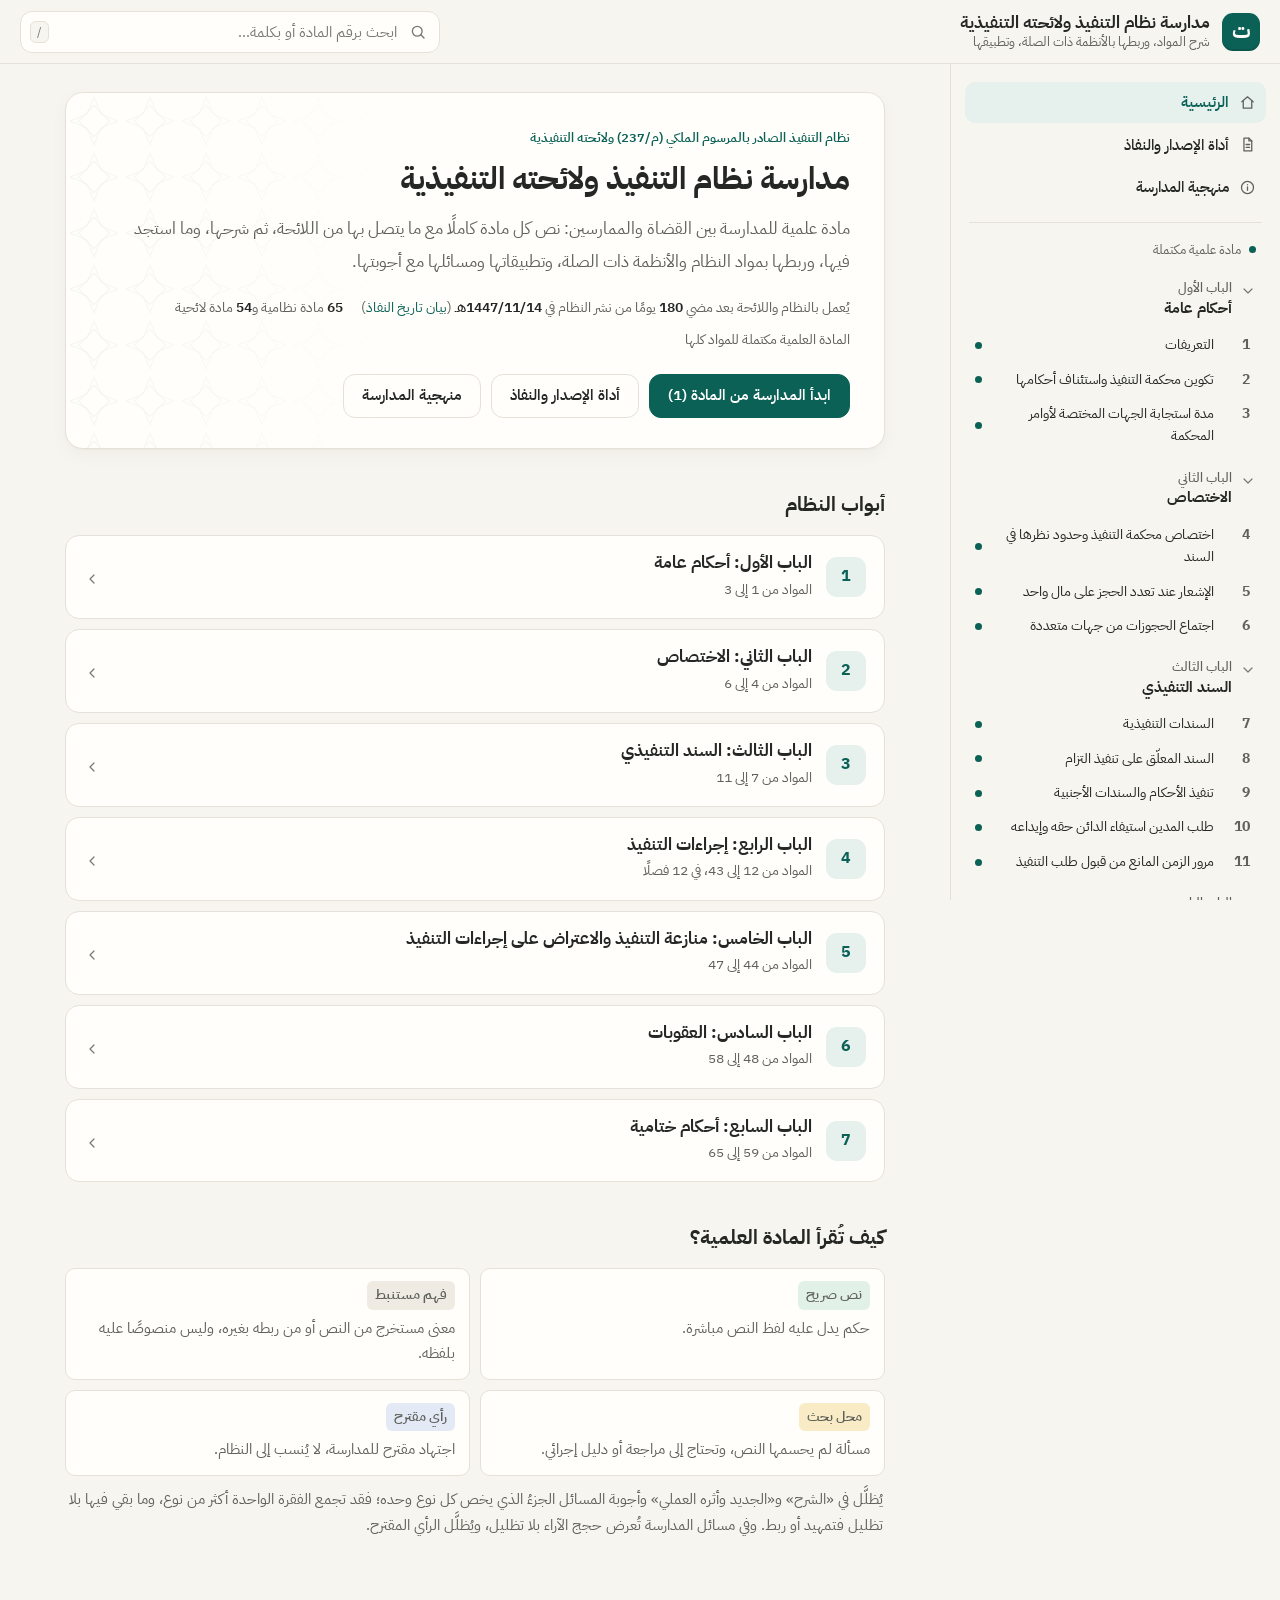
<file: index.html>
<!doctype html>
<html lang="ar" dir="rtl">
<head>
<meta charset="utf-8">
<meta name="viewport" content="width=device-width, initial-scale=1, viewport-fit=cover">
<title>مدارسة نظام التنفيذ ولائحته التنفيذية</title>
<meta name="description" content="مدارسة نظام التنفيذ الصادر بالمرسوم الملكي (م/237) ولائحته التنفيذية: نصوص المواد، وشرحها، وربطها بالأنظمة ذات الصلة، وتطبيقاتها ومسائلها.">
<meta name="theme-color" content="#F7F5EF">
<link rel="icon" href="data:image/svg+xml,%3Csvg xmlns='http://www.w3.org/2000/svg' viewBox='0 0 64 64'%3E%3Crect width='64' height='64' rx='15' fill='%230B6155'/%3E%3Ctext x='32' y='45' font-size='34' text-anchor='middle' fill='%23FFFEFA' font-family='sans-serif' font-weight='700'%3E%D8%AA%3C/text%3E%3C/svg%3E">
<link rel="preload" href="assets/fonts/IBMPlexSansArabic-Regular.woff2" as="font" type="font/woff2" crossorigin>
<link rel="preload" href="assets/fonts/IBMPlexSansArabic-Bold.woff2" as="font" type="font/woff2" crossorigin>
<link rel="stylesheet" href="assets/site.css?v=8">
</head>
<body>
<a class="skip" href="#main">تجاوز إلى المحتوى</a>

<header class="topbar" role="banner">
  <button class="icon-btn menu-btn" id="menuBtn" aria-label="فتح الفهرس" aria-controls="sidebar" aria-expanded="false">
    <svg viewBox="0 0 24 24" fill="none" stroke="currentColor" stroke-width="1.8" stroke-linecap="round"><path d="M4 7h16M4 12h16M4 17h10"/></svg>
  </button>
  <a class="brand" href="#/" aria-label="الصفحة الرئيسية">
    <span class="brand-mark" aria-hidden="true">ت</span>
    <span class="brand-text">
      <span class="brand-title"><span class="bt-long">مدارسة نظام التنفيذ ولائحته التنفيذية</span><span class="bt-short">مدارسة نظام التنفيذ</span></span>
      <span class="brand-sub">شرح المواد، وربطها بالأنظمة ذات الصلة، وتطبيقها</span>
    </span>
  </a>
  <span class="spacer"></span>
  <div class="search-wrap" id="searchWrap" role="search">
    <svg class="search-ico" viewBox="0 0 24 24" fill="none" stroke="currentColor" stroke-width="1.8" stroke-linecap="round"><circle cx="11" cy="11" r="6.5"/><path d="M20 20l-4.2-4.2"/></svg>
    <input id="searchInput" class="search-input" type="search" placeholder="ابحث برقم المادة أو بكلمة…" autocomplete="off" aria-label="البحث في المواد والشروح" aria-controls="results" aria-expanded="false">
    <button class="search-clear" id="searchClear" type="button" aria-label="مسح البحث"><svg viewBox="0 0 24 24" fill="none" stroke="currentColor" stroke-width="1.8" stroke-linecap="round"><path d="M7 7l10 10M17 7L7 17"/></svg></button>
    <span class="kbd" aria-hidden="true">/</span>
    <div class="results" id="results" role="listbox" aria-label="نتائج البحث"></div>
  </div>
  <button class="icon-btn search-mobile-btn" id="searchMobileBtn" aria-label="البحث">
    <svg viewBox="0 0 24 24" fill="none" stroke="currentColor" stroke-width="1.8" stroke-linecap="round"><circle cx="11" cy="11" r="6.5"/><path d="M20 20l-4.2-4.2"/></svg>
  </button>
</header>

<div class="layout">
  <aside class="sidebar" id="sidebar" aria-label="فهرس المواد">
    <div class="drawer-head">
      <b>الفهرس</b>
      <button class="icon-btn" id="closeDrawer" aria-label="إغلاق الفهرس">
        <svg viewBox="0 0 24 24" fill="none" stroke="currentColor" stroke-width="1.8" stroke-linecap="round"><path d="M6 6l12 12M18 6L6 18"/></svg>
      </button>
    </div>
    <nav id="toc" aria-label="أبواب النظام وفصوله ومواده"><div class="loading">يُحمَّل الفهرس…</div></nav>
  </aside>
  <main class="main" id="main" tabindex="-1">
    <div class="page" id="view"><div class="loading">يُحمَّل المحتوى…</div></div>
  </main>
</div>

<div class="overlay" id="overlay"></div>
<button class="backchip" id="backChip" type="button" aria-live="polite">
  <svg viewBox="0 0 24 24" fill="none" stroke="currentColor" stroke-width="1.8" stroke-linecap="round" stroke-linejoin="round"><path d="M9 14l-5-5 5-5"/><path d="M4 9h10.5a5.5 5.5 0 0 1 0 11H11"/></svg>
  <span id="backChipText">العودة</span>
  <span class="x" id="backChipClose" role="button" aria-label="إخفاء">×</span>
</button>
<div class="toast" id="toast" role="status" aria-live="polite"></div>

<noscript><div class="page" style="padding:40px 20px">يحتاج هذا الموقع إلى تفعيل JavaScript في المتصفح لعرض المواد والبحث فيها.</div></noscript>
<script src="assets/app.js?v=8" defer></script>
</body>
</html>
</file>
<file: assets/site.css>
/* مدارسة نظام التنفيذ ولائحته التنفيذية: الهوية البصرية */

@font-face { font-family: "IBM Plex Sans Arabic"; src: url("fonts/IBMPlexSansArabic-Regular.woff2") format("woff2"); font-weight: 400; font-style: normal; font-display: swap; }
@font-face { font-family: "IBM Plex Sans Arabic"; src: url("fonts/IBMPlexSansArabic-Medium.woff2") format("woff2"); font-weight: 500; font-style: normal; font-display: swap; }
@font-face { font-family: "IBM Plex Sans Arabic"; src: url("fonts/IBMPlexSansArabic-SemiBold.woff2") format("woff2"); font-weight: 600; font-style: normal; font-display: swap; }
@font-face { font-family: "IBM Plex Sans Arabic"; src: url("fonts/IBMPlexSansArabic-Bold.woff2") format("woff2"); font-weight: 700; font-style: normal; font-display: swap; }

:root {
  --bg: #F7F5EF;
  --card: #FFFEFA;
  --ink: #242724;
  --mute: #777971;
  --mute-strong: #5F615A;
  --line: #E5E1D8;
  --line-strong: #D3CDBF;
  --acc: #0B6155;
  --acc-hover: #084C43;
  --acc-soft: #E6F0ED;
  --acc-faint: #F1F6F4;
  --reg-bg: #FAF8F1;
  --quote-bg: #F3F1EA;
  --amber: #80600F;
  --amber-soft: #FAF2DD;
  --hl: #FCEFB4;
  --radius: 14px;
  --radius-sm: 10px;
  --shadow: 0 1px 2px rgba(36, 39, 36, .04), 0 6px 18px rgba(36, 39, 36, .035);
  --fs: 19px;
  --lh: 1.9;
  --topbar: 64px;
  --sidebar: 330px;
  --font: "IBM Plex Sans Arabic", "Noto Sans Arabic", "Segoe UI", Tahoma, "Geeza Pro", system-ui, sans-serif;
}

* { box-sizing: border-box; }
html { -webkit-text-size-adjust: 100%; scroll-padding-top: calc(var(--topbar) + 16px); }
html.with-toolbar { scroll-padding-top: calc(var(--topbar) + 72px); }
html, body { margin: 0; padding: 0; }
body {
  font-family: var(--font);
  background: var(--bg);
  color: var(--ink);
  font-size: 16px;
  line-height: 1.7;
  font-weight: 400;
  text-rendering: optimizeLegibility;
  -webkit-font-smoothing: antialiased;
}
::selection { background: var(--hl); }
a { color: var(--acc); text-decoration: none; }
a:hover { color: var(--acc-hover); }
button { font-family: inherit; }
:focus-visible { outline: 2px solid var(--acc); outline-offset: 2px; border-radius: 6px; }
.skip { position: absolute; inset-inline-start: 12px; top: -48px; background: var(--acc); color: #fff; padding: 8px 14px; border-radius: 8px; z-index: 100; }
.skip:focus { top: 10px; color: #fff; }
.sr { position: absolute; width: 1px; height: 1px; overflow: hidden; clip: rect(0 0 0 0); white-space: nowrap; }
.num { unicode-bidi: isolate; }

/* ───── الشريط العلوي ───── */
.topbar {
  position: sticky; top: 0; z-index: 40;
  height: var(--topbar);
  display: flex; align-items: center; gap: 16px;
  padding: 0 20px;
  background: rgba(247, 245, 239, .92);
  backdrop-filter: saturate(1.2) blur(8px);
  -webkit-backdrop-filter: saturate(1.2) blur(8px);
  border-bottom: 1px solid var(--line);
}
.brand { display: flex; align-items: center; gap: 12px; color: var(--ink); min-width: 0; }
.brand:hover { color: var(--ink); }
.brand-mark {
  width: 38px; height: 38px; flex: none; border-radius: 11px;
  background: var(--acc); color: var(--card);
  display: grid; place-items: center;
  font-weight: 700; font-size: 21px; line-height: 1;
  box-shadow: inset 0 -2px 0 rgba(0,0,0,.12);
}
.brand-text { display: flex; flex-direction: column; min-width: 0; }
.brand-title { font-weight: 700; font-size: 17px; line-height: 1.3; white-space: nowrap; overflow: hidden; text-overflow: ellipsis; }
.bt-short { display: none; }
.brand-sub { font-size: 12.5px; color: var(--mute-strong); line-height: 1.3; white-space: nowrap; overflow: hidden; text-overflow: ellipsis; }
.topbar .spacer { flex: 1; }
.icon-btn {
  display: inline-flex; align-items: center; justify-content: center; gap: 8px;
  height: 40px; min-width: 40px; padding: 0 12px;
  border-radius: 10px; border: 1px solid transparent;
  background: transparent; color: var(--ink); cursor: pointer;
  font-size: 14.5px; font-weight: 500;
}
.icon-btn:hover { background: var(--acc-faint); border-color: var(--line); }
.icon-btn svg { width: 20px; height: 20px; flex: none; }
.menu-btn { display: none; }
.search-wrap { position: relative; width: min(420px, 38vw); }
.search-input {
  width: 100%; height: 42px;
  padding: 0 42px 0 40px;
  border-radius: 12px; border: 1px solid var(--line);
  background: var(--card); color: var(--ink);
  font-family: inherit; font-size: 15px;
}
.search-input::placeholder { color: var(--mute); }
.search-input::-webkit-search-cancel-button { -webkit-appearance: none; appearance: none; display: none; }
.search-clear { position: absolute; left: 6px; top: 50%; transform: translateY(-50%); width: 30px; height: 30px; display: none; align-items: center; justify-content: center; border: 0; border-radius: 8px; background: transparent; color: var(--mute-strong); cursor: pointer; padding: 0; }
.search-clear svg { width: 17px; height: 17px; }
.search-clear:hover { background: var(--acc-faint); color: var(--ink); }
.search-clear.show { display: inline-flex; }
.search-clear.show ~ .kbd { display: none; }
.search-input:focus { outline: none; border-color: var(--acc); box-shadow: 0 0 0 3px var(--acc-soft); }
.search-ico { position: absolute; right: 13px; top: 50%; transform: translateY(-50%); width: 18px; height: 18px; color: var(--mute); pointer-events: none; }
.kbd { position: absolute; left: 10px; top: 50%; transform: translateY(-50%); font-size: 12px; color: var(--mute); border: 1px solid var(--line); border-radius: 6px; padding: 0 6px; line-height: 20px; background: var(--bg); }
.search-mobile-btn { display: none; }

/* ───── النتائج ───── */
.results {
  position: absolute; top: calc(100% + 8px); right: 0; left: 0;
  max-height: min(70vh, 620px); overflow: auto;
  background: var(--card); border: 1px solid var(--line); border-radius: 14px;
  box-shadow: 0 12px 40px rgba(36,39,36,.12);
  padding: 6px; display: none; z-index: 60;
}
.results.open { display: block; }
.res-head { font-size: 12.5px; color: var(--mute-strong); padding: 8px 10px 4px; }
.res-item { display: block; padding: 10px 12px; border-radius: 10px; color: var(--ink); }
.res-item:hover, .res-item.active { background: var(--acc-faint); color: var(--ink); }
.res-top { display: flex; align-items: baseline; gap: 8px; }
.res-num { font-weight: 700; color: var(--acc); white-space: nowrap; }
.res-title { font-weight: 600; font-size: 14.5px; }
.res-where { margin-inline-start: auto; font-size: 12px; color: var(--mute-strong); white-space: nowrap; border: 1px solid var(--line); border-radius: 999px; padding: 0 8px; }
.res-snip { font-size: 13.5px; color: var(--mute-strong); margin-top: 3px; line-height: 1.75; }
.res-snip mark, .content mark.hit { background: var(--hl); color: inherit; border-radius: 3px; padding: 0 1px; }
.res-empty { padding: 18px 12px; color: var(--mute-strong); font-size: 14px; }
.res-note { margin: 2px 10px 8px; padding: 7px 10px; border-radius: 8px; background: var(--note-bg, #fdf6e3); color: var(--mute-strong); font-size: 12.5px; line-height: 1.7; }

/* ───── التخطيط ───── */
.layout { display: flex; align-items: flex-start; min-height: calc(100vh - var(--topbar)); }
.sidebar {
  position: sticky; top: var(--topbar);
  width: var(--sidebar); flex: none;
  height: calc(100vh - var(--topbar));
  overflow-y: auto; overscroll-behavior: contain;
  border-left: 1px solid var(--line);
  background: var(--bg);
  padding: 18px 14px 40px;
  scrollbar-width: thin; scrollbar-color: var(--line-strong) transparent;
}
.main { flex: 1; min-width: 0; padding: 28px 32px 80px; outline: none; }
.page { max-width: 820px; margin: 0 auto; }

/* ───── الفهرس ───── */
.toc-top { display: flex; flex-direction: column; gap: 2px; margin-bottom: 14px; }
.toc-link { display: flex; align-items: center; gap: 10px; padding: 8px 10px; border-radius: 10px; color: var(--ink); font-size: 14.5px; font-weight: 500; }
.toc-link:hover { background: var(--acc-faint); color: var(--ink); }
.toc-link.current { background: var(--acc-soft); color: var(--acc); font-weight: 600; }
.toc-link svg { width: 17px; height: 17px; color: var(--mute-strong); flex: none; }
.toc-sep { height: 1px; background: var(--line); margin: 8px 4px 12px; }
.toc-part { margin-bottom: 4px; }
.toc-part > summary {
  list-style: none; cursor: pointer;
  display: flex; align-items: flex-start; gap: 8px;
  padding: 9px 10px; border-radius: 10px;
}
.toc-part > summary::-webkit-details-marker { display: none; }
.toc-part > summary:hover { background: var(--acc-faint); }
.toc-chev { width: 16px; height: 16px; margin-top: 4px; color: var(--mute); flex: none; transition: transform .18s ease; }
.toc-part[open] > summary .toc-chev { transform: rotate(-90deg); }
.toc-part-label { font-size: 12.5px; color: var(--mute-strong); font-weight: 500; display: block; line-height: 1.4; }
.toc-part-name { font-size: 15px; font-weight: 700; display: block; line-height: 1.5; }
.toc-chapter { margin: 6px 0 4px; padding: 0 12px 0 0; font-size: 12.5px; font-weight: 600; color: var(--mute-strong); line-height: 1.55; }
.toc-list { list-style: none; margin: 0 0 6px; padding: 0 6px 0 0; }
.toc-item a {
  display: flex; align-items: baseline; gap: 10px;
  padding: 6px 10px; border-radius: 9px;
  color: var(--ink); font-size: 14px; line-height: 1.6;
}
.toc-item a:hover { background: var(--acc-faint); color: var(--ink); }
.toc-item a.current { background: var(--acc-soft); color: var(--acc); }
.toc-item a.current .toc-n { color: var(--acc); }
.toc-n { flex: none; min-width: 26px; font-weight: 700; color: var(--mute-strong); font-variant-numeric: tabular-nums; }
.toc-t { flex: 1; }
.dot-ready { width: 7px; height: 7px; border-radius: 50%; background: var(--acc); flex: none; align-self: center; }
.toc-legend { display: flex; align-items: center; gap: 8px; font-size: 12.5px; color: var(--mute-strong); padding: 4px 10px 10px; }

/* ───── الصفحة الرئيسية ───── */
.hero {
  position: relative; overflow: hidden;
  background: var(--card); border: 1px solid var(--line); border-radius: 18px;
  padding: 34px 34px 30px; box-shadow: var(--shadow);
}
.hero::before {
  content: ""; position: absolute; inset: 0 auto 0 0; width: 42%;
  background-image: url("data:image/svg+xml,%3Csvg xmlns='http://www.w3.org/2000/svg' width='56' height='56' viewBox='0 0 56 56'%3E%3Cg fill='none' stroke='%230B6155' stroke-width='1'%3E%3Cpath d='M28 4l7 17 17 7-17 7-7 17-7-17-17-7 17-7z'/%3E%3Crect x='17' y='17' width='22' height='22' transform='rotate(45 28 28)'/%3E%3C/g%3E%3C/svg%3E");
  background-size: 56px 56px; opacity: .06;
  -webkit-mask-image: linear-gradient(to right, #000, transparent);
  mask-image: linear-gradient(to right, #000, transparent);
  pointer-events: none;
}
.hero > * { position: relative; }
.eyebrow { font-size: 13px; font-weight: 600; color: var(--acc); letter-spacing: 0; margin-bottom: 8px; }
.hero h1 { font-size: 31px; line-height: 1.45; margin: 0 0 10px; font-weight: 700; }
.hero p { font-size: 17px; line-height: 1.95; color: var(--mute-strong); margin: 0 0 18px; max-width: 46rem; }
.meta-row { display: flex; flex-wrap: wrap; gap: 8px 18px; font-size: 14px; color: var(--mute-strong); margin-bottom: 22px; }
.meta-row b { color: var(--ink); font-weight: 600; }
.btn {
  display: inline-flex; align-items: center; gap: 8px;
  height: 44px; padding: 0 18px; border-radius: 12px;
  font-size: 15px; font-weight: 600; cursor: pointer;
  border: 1px solid var(--line); background: var(--card); color: var(--ink);
}
.btn:hover { border-color: var(--line-strong); background: var(--acc-faint); color: var(--ink); }
.btn.primary { background: var(--acc); border-color: var(--acc); color: #fff; }
.btn.primary:hover { background: var(--acc-hover); border-color: var(--acc-hover); color: #fff; }
.btn svg { width: 18px; height: 18px; }
.btn-row { display: flex; flex-wrap: wrap; gap: 10px; }
.section-title { font-size: 20px; font-weight: 700; margin: 38px 0 14px; }
.parts { display: flex; flex-direction: column; gap: 10px; }
.part-row { background: var(--card); border: 1px solid var(--line); border-radius: var(--radius); }
.part-row > summary { list-style: none; cursor: pointer; display: flex; align-items: center; gap: 14px; padding: 15px 18px; }
.part-row > summary::-webkit-details-marker { display: none; }
.part-row > summary:hover { background: var(--acc-faint); border-radius: var(--radius); }
.part-badge { flex: none; width: 40px; height: 40px; border-radius: 11px; background: var(--acc-soft); color: var(--acc); display: grid; place-items: center; font-weight: 700; font-size: 16px; }
.part-text { flex: 1; min-width: 0; }
.part-text b { display: block; font-size: 16.5px; line-height: 1.5; }
.part-text span { font-size: 13.5px; color: var(--mute-strong); }
.part-row[open] > summary .toc-chev { transform: rotate(-90deg); }
.part-body { padding: 4px 18px 16px; }
.part-body .toc-chapter { padding: 0; margin-top: 10px; }
.grid-articles { display: grid; grid-template-columns: repeat(2, minmax(0, 1fr)); gap: 2px 14px; list-style: none; margin: 4px 0 0; padding: 0; }
.legend { display: grid; grid-template-columns: repeat(2, minmax(0,1fr)); gap: 10px; }
.legend-item { background: var(--card); border: 1px solid var(--line); border-radius: var(--radius-sm); padding: 12px 14px; font-size: 14.5px; line-height: 1.75; color: var(--mute-strong); }
.legend-item .tag { margin-bottom: 6px; }

/* ───── رأس المادة ───── */
.crumbs { display: flex; flex-wrap: wrap; align-items: center; gap: 6px; font-size: 13.5px; color: var(--mute-strong); margin-bottom: 12px; }
.crumbs svg { width: 14px; height: 14px; color: var(--mute); }
.art-head { margin-bottom: 16px; }
.art-kicker { display: flex; flex-wrap: wrap; align-items: center; gap: 10px; margin-bottom: 6px; }
.art-no { font-size: 15px; font-weight: 700; color: var(--acc); }
.art-ord { font-size: 14px; color: var(--mute-strong); }
.art-title { font-size: 29px; line-height: 1.5; font-weight: 700; margin: 0; }
.title-note { display: inline-flex; align-items: center; gap: 6px; font-size: 12.5px; color: var(--mute-strong); margin-top: 6px; }
.status { font-size: 12.5px; font-weight: 600; border-radius: 999px; padding: 2px 10px; border: 1px solid var(--line); color: var(--mute-strong); background: var(--card); }
.status.ready { color: var(--acc); border-color: #BFD8D1; background: var(--acc-faint); }
.abstract { margin: 16px 0 0; padding: 14px 18px; background: var(--acc-faint); border: 1px solid #D3E4DF; border-radius: var(--radius-sm); font-size: 16.5px; line-height: 1.9; }

.toolbar {
  position: sticky; top: var(--topbar); z-index: 20;
  display: flex; flex-wrap: wrap; align-items: center; gap: 4px;
  margin: 18px 0 20px; padding: 6px;
  background: rgba(247,245,239,.94);
  backdrop-filter: blur(6px); -webkit-backdrop-filter: blur(6px);
  border: 1px solid var(--line); border-radius: 13px;
}
.toolbar .icon-btn { height: 36px; font-size: 13.5px; padding: 0 10px; }
.toolbar .icon-btn svg { width: 17px; height: 17px; }
.toolbar .grow { flex: 1; }
.fs-group { display: inline-flex; align-items: center; border: 1px solid var(--line); border-radius: 10px; background: var(--card); }
.fs-group button { height: 34px; min-width: 38px; border: 0; background: transparent; cursor: pointer; font-weight: 700; color: var(--ink); font-size: 15px; }
.fs-group button:hover { background: var(--acc-faint); }
.fs-group .fs-val { font-size: 12.5px; color: var(--mute-strong); padding: 0 4px; min-width: 36px; text-align: center; }

/* ───── النصوص الرسمية ───── */
.textcard {
  position: relative; background: var(--card); border: 1px solid var(--line);
  border-radius: var(--radius); padding: 18px 22px 18px; margin-bottom: 14px; box-shadow: var(--shadow);
}
.textcard.law { border-right: 4px solid var(--acc); background: linear-gradient(0deg, var(--card), var(--card)); }
.textcard.reg { background: var(--reg-bg); border-right: 4px solid var(--line-strong); box-shadow: none; }
.textcard.decree { border-right: 4px solid var(--line-strong); }
.textcard.note { border-right: 4px solid var(--amber); background: var(--card); }
.textcard.note .tc-label { color: var(--amber); background: var(--amber-soft); border-color: #E7D3A2; }
.official-note p { font-size: calc(var(--fs) - 1px); line-height: var(--lh); margin: 0 0 10px; }
.official-note .cite { font-size: 13px; color: var(--mute-strong); margin: 0; }
.tc-head { display: flex; flex-wrap: wrap; align-items: center; gap: 8px 12px; margin-bottom: 10px; }
.tc-label { font-size: 13px; font-weight: 700; color: var(--acc); background: var(--acc-faint); border: 1px solid #CFE2DC; border-radius: 999px; padding: 2px 10px; }
.textcard.reg .tc-label { color: var(--mute-strong); background: #F1EEE5; border-color: var(--line-strong); }
.tc-name { font-size: 15.5px; font-weight: 700; }
.tc-src { font-size: 12.5px; color: var(--mute-strong); }
.tc-tools { margin-inline-start: auto; display: flex; gap: 2px; }
.tc-tools .icon-btn { height: 32px; min-width: 32px; padding: 0 8px; font-size: 12.5px; color: var(--mute-strong); }
.tc-tools .icon-btn svg { width: 16px; height: 16px; }
.official p { margin: 0 0 6px; font-size: var(--fs); line-height: var(--lh); }
.official p.item { padding-right: 1.1em; }
.official p.subitem { padding-right: 2.2em; }
.official a.oref { color: inherit; text-decoration: underline; text-decoration-color: #9CC3B9; text-underline-offset: 5px; text-decoration-thickness: 1.5px; }
.official a.oref:hover { color: var(--acc); }
.also { font-size: 13.5px; color: var(--mute-strong); margin: 4px 2px 18px; }
.empty-note {
  background: var(--card); border: 1px dashed var(--line-strong); border-radius: var(--radius);
  padding: 18px 20px; color: var(--mute-strong); font-size: 15.5px; line-height: 1.9; margin: 22px 0;
}
.empty-note b { color: var(--ink); }

/* ───── أقسام المدارسة ───── */
.content { font-size: var(--fs); line-height: var(--lh); }
.sec {
  background: var(--card); border: 1px solid var(--line); border-radius: var(--radius);
  margin: 0 0 14px; box-shadow: var(--shadow);
}
.sec > summary {
  list-style: none; cursor: pointer;
  display: flex; align-items: center; gap: 14px;
  padding: 16px 22px;
}
.sec > summary::-webkit-details-marker { display: none; }
.sec-no { flex: none; width: 32px; height: 32px; border-radius: 10px; background: var(--acc-soft); color: var(--acc); display: grid; place-items: center; font-weight: 700; font-size: 15px; }
.sec-title { font-size: 20px; font-weight: 700; line-height: 1.5; }
.sec-lead { display: block; font-size: 13.5px; color: var(--mute-strong); font-weight: 400; line-height: 1.6; }
.sec > summary .toc-chev { margin: 0 auto 0 0; width: 20px; height: 20px; }
.sec[open] > summary .toc-chev { transform: rotate(-90deg); }
.sec-body { padding: 4px 22px 22px; border-top: 1px solid var(--line); }
.sec-body > *:first-child { margin-top: 16px; }
.content p { margin: 0 0 14px; }
.content h4 { font-size: 17px; font-weight: 700; color: var(--acc); margin: 22px 0 8px; }
.content strong { font-weight: 600; }
.content a.xref { font-weight: 500; text-decoration: underline; text-decoration-color: #A7CCC3; text-underline-offset: 5px; text-decoration-thickness: 1.5px; }
.content ul.plain, .content ol.plain { margin: 0 0 14px; padding-right: 1.3em; }
.content li { margin-bottom: 8px; }

.point { padding: 14px 0 6px; border-top: 1px dashed var(--line); }
.point:first-of-type { border-top: 0; }
.point-head { display: flex; flex-wrap: wrap; align-items: center; gap: 8px 10px; margin-bottom: 6px; }
.point-h { font-weight: 700; font-size: calc(var(--fs) - 1px); }
.point p { margin-bottom: 8px; }

.tag { display: inline-flex; align-items: center; gap: 5px; font-size: 12.5px; font-weight: 600; line-height: 1; padding: 5px 9px; border-radius: 999px; border: 1px solid; white-space: nowrap; }
.tag::before { content: ""; width: 6px; height: 6px; border-radius: 50%; background: currentColor; }
.tag.explicit { color: var(--acc); border-color: #B9D6CE; background: var(--acc-faint); }
.tag.inferred { color: var(--mute-strong); border-color: var(--line-strong); background: #F6F4EE; }
.tag.research { color: var(--amber); border-color: #E7D3A2; background: var(--amber-soft); }
.tag.proposed { color: var(--acc); border-color: #B9D6CE; background: transparent; border-style: dashed; }
.cite { display: block; font-size: 13.5px; color: var(--mute-strong); margin-top: -6px; margin-bottom: 14px; }

/* الروابط */
.link-group-title { font-size: 16px; font-weight: 700; margin: 18px 0 10px; color: var(--ink); }
.linkcard { border: 1px solid var(--line); border-radius: var(--radius-sm); margin-bottom: 12px; background: var(--card); overflow: hidden; }
.linkcard.flash { animation: flash 1.6s ease; }
@keyframes flash { 0%, 30% { box-shadow: 0 0 0 3px var(--acc-soft); } 100% { box-shadow: none; } }
.lc-head { display: flex; flex-wrap: wrap; align-items: center; gap: 8px 10px; padding: 12px 16px; background: var(--acc-faint); border-bottom: 1px solid var(--line); }
.lc-name { font-weight: 700; font-size: 16px; }
.lc-law { font-size: 13px; color: var(--mute-strong); }
.rel { font-size: 12.5px; font-weight: 600; color: var(--ink); border: 1px solid var(--line-strong); background: var(--card); border-radius: 8px; padding: 3px 9px; margin-inline-start: auto; }
.lc-body { padding: 12px 16px 6px; }
.lc-part { margin-bottom: 12px; }
.lc-label { display: block; font-size: 12.5px; font-weight: 700; color: var(--mute-strong); margin-bottom: 4px; }
.lc-text { font-size: calc(var(--fs) - 1.5px); line-height: 1.9; padding: 10px 14px; border-right: 3px solid var(--acc); background: var(--acc-faint); border-radius: 8px; }
.lc-text p { margin: 0 0 4px; }
.lc-text.reg { border-right-color: var(--line-strong); background: var(--reg-bg); }
.lc-quote { font-size: calc(var(--fs) - 1.5px); line-height: 1.9; padding: 10px 14px; background: var(--quote-bg); border-radius: 8px; margin-bottom: 6px; }
.lc-quote .qintro { color: var(--mute-strong); }
.lc-quote .qcite { display: block; font-size: 12.5px; color: var(--mute-strong); margin-top: 4px; }
.lc-comment p { margin: 0 0 8px; font-size: calc(var(--fs) - 1px); }
.lc-comment b { font-weight: 700; color: var(--acc); }
.lc-pending { font-size: 14px; color: var(--amber); background: var(--amber-soft); border-radius: 8px; padding: 8px 12px; }
.lc-ext { font-size: 13px; }
.lc-more { margin-bottom: 12px; }
.lc-more > summary { list-style: none; cursor: pointer; display: flex; align-items: center; gap: 8px; padding: 2px 0; border-radius: 8px; }
.lc-more > summary::-webkit-details-marker { display: none; }
.lc-more > summary .lc-label { margin: 0; }
.lc-more-t { font-size: 13px; font-weight: 500; color: var(--acc); }
.lc-more > summary .toc-chev { width: 15px; height: 15px; margin-top: 0; color: var(--acc); }
.lc-more[open] > summary .toc-chev { transform: rotate(-90deg); }
.lc-more[open] .when-closed, .lc-more:not([open]) .when-open { display: none; }
.lc-more > summary:hover .lc-more-t { text-decoration: underline; text-underline-offset: 4px; }
.lc-more > .lc-text { margin-top: 6px; }
.more-text > summary { cursor: pointer; font-size: 13px; color: var(--acc); list-style: none; padding: 2px 0; }
.more-text > summary::-webkit-details-marker { display: none; }

/* التطبيق */
.case { border: 1px solid var(--line); border-radius: var(--radius-sm); padding: 14px 18px; margin-bottom: 14px; background: var(--card); }
.case-h { font-weight: 700; font-size: calc(var(--fs) - .5px); margin-bottom: 8px; display: flex; align-items: center; gap: 10px; }
.case-h .cno { flex: none; width: 26px; height: 26px; border-radius: 8px; background: var(--quote-bg); display: grid; place-items: center; font-size: 13.5px; }
.case-label { font-size: calc(var(--fs) - 1px); font-weight: 700; color: var(--ink); display: block; margin: 12px 0 4px; }
.case ol { margin: 4px 0 8px; padding-right: 1.3em; }
.case-result { background: var(--acc-faint); border-radius: 8px; padding: 8px 12px; font-weight: 500; }
.case-note { font-size: calc(var(--fs) - 2px); color: var(--mute-strong); margin-top: 8px; }

/* الأسئلة */
.q { border: 1px solid var(--line); border-radius: var(--radius-sm); margin-bottom: 10px; background: var(--card); }
.q > summary { list-style: none; cursor: pointer; display: flex; align-items: flex-start; gap: 12px; padding: 13px 16px; }
.q > summary::-webkit-details-marker { display: none; }
.q > summary:hover { background: var(--acc-faint); border-radius: var(--radius-sm); }
.q-no { flex: none; min-width: 28px; height: 28px; border-radius: 8px; background: var(--quote-bg); display: grid; place-items: center; font-weight: 700; font-size: 14px; margin-top: 2px; }
.q-main { flex: 1; min-width: 0; }
.q-kind { display: inline-block; font-size: 12px; font-weight: 700; color: var(--mute-strong); border: 1px solid var(--line-strong); border-radius: 999px; padding: 0 8px; line-height: 20px; margin-bottom: 4px; }
.q-kind.k-مدارسة { color: var(--amber); border-color: #E7D3A2; background: var(--amber-soft); }
.q-text { font-weight: 600; line-height: 1.8; font-size: calc(var(--fs) - .5px); }
.q-toggle { flex: none; font-size: 12.5px; color: var(--acc); font-weight: 600; margin-top: 6px; white-space: nowrap; }
.q[open] .q-toggle .when-closed, .q:not([open]) .q-toggle .when-open { display: none; }
.q-body { padding: 0 16px 14px 16px; padding-right: 56px; border-top: 1px dashed var(--line); }
.q-body > *:first-child { margin-top: 12px; }
.view { border-right: 3px solid var(--line-strong); padding: 2px 14px 2px 0; margin: 12px 0; }
.view-h { font-weight: 700; margin-bottom: 4px; }
.view ul { margin: 0; padding-right: 1.2em; }
.view li { margin-bottom: 6px; }
.common { background: var(--quote-bg); border-radius: 8px; padding: 10px 14px; margin: 10px 0; }
.proposed { border: 1px dashed #9CC3B9; background: var(--acc-faint); border-radius: 10px; padding: 12px 14px; margin-top: 12px; }
.proposed .tag { margin-bottom: 6px; }
.council { margin-top: 12px; border: 1px dashed var(--line-strong); border-radius: 10px; padding: 10px 14px; color: var(--mute-strong); font-size: calc(var(--fs) - 2px); }
.council b { color: var(--ink); }
.ans-p { margin: 0 0 10px; }
.ans-p .tag { margin-left: 8px; vertical-align: 2px; }

/* الخلاصة */
.checklist { list-style: none; margin: 0; padding: 0; counter-reset: c; }
.checklist li { position: relative; padding: 8px 40px 8px 0; border-bottom: 1px dashed var(--line); margin: 0; }
.checklist li:last-child { border-bottom: 0; }
.checklist li::before { counter-increment: c; content: counter(c); position: absolute; right: 0; top: 9px; width: 26px; height: 26px; border-radius: 8px; background: var(--acc-soft); color: var(--acc); font-weight: 700; font-size: 13.5px; display: grid; place-items: center; line-height: 1; }
.refs { margin: 0; padding-right: 1.3em; font-size: calc(var(--fs) - 2px); }
.refs li { margin-bottom: 8px; }

/* التنقل بين المواد */
.pager { display: grid; grid-template-columns: 1fr 1fr; gap: 12px; margin-top: 30px; }
.pager a { display: flex; flex-direction: column; gap: 2px; padding: 14px 18px; border: 1px solid var(--line); border-radius: var(--radius); background: var(--card); color: var(--ink); }
.pager a:hover { border-color: var(--line-strong); background: var(--acc-faint); color: var(--ink); }
.pager .pl { font-size: 13px; color: var(--mute-strong); display: flex; align-items: center; gap: 6px; }
.pager .pl svg { width: 15px; height: 15px; }
.pager .pt { font-weight: 600; font-size: 15px; line-height: 1.6; }
.pager .next { text-align: left; align-items: flex-end; }
.pager .disabled { visibility: hidden; }

/* صفحات عامة */
.doc h1 { font-size: 28px; line-height: 1.5; margin: 0 0 10px; }
.doc h2 { font-size: 20px; margin: 30px 0 10px; }
.doc p, .doc li { font-size: 17px; line-height: 1.95; }
.doc .card { background: var(--card); border: 1px solid var(--line); border-radius: var(--radius); padding: 18px 22px; margin-bottom: 14px; }
.reltable { width: 100%; border-collapse: collapse; font-size: 15px; }
.reltable th, .reltable td { text-align: right; padding: 10px 12px; border-bottom: 1px solid var(--line); vertical-align: top; line-height: 1.8; }
.reltable th { font-size: 13px; color: var(--mute-strong); font-weight: 700; }

/* العودة إلى موضع القراءة */
.backchip {
  position: fixed; bottom: 22px; left: 50%; transform: translate(-50%, 30px); opacity: 0; pointer-events: none;
  display: inline-flex; align-items: center; gap: 8px;
  background: var(--ink); color: #fff; border: 0; border-radius: 999px;
  padding: 11px 18px; font-size: 14.5px; font-weight: 600; cursor: pointer; z-index: 70;
  box-shadow: 0 10px 30px rgba(36,39,36,.25);
  transition: opacity .2s ease, transform .2s ease;
}
.backchip.show { opacity: 1; transform: translate(-50%, 0); pointer-events: auto; }
.backchip svg { width: 18px; height: 18px; }
.backchip .x { margin-inline-start: 4px; opacity: .7; padding: 0 4px; border-radius: 50%; }
.backchip .x:hover { opacity: 1; }

.toast { position: fixed; bottom: 22px; right: 50%; transform: translateX(50%); background: var(--acc); color: #fff; padding: 10px 18px; border-radius: 12px; font-size: 14.5px; z-index: 80; opacity: 0; transition: opacity .2s ease; pointer-events: none; }
.toast.show { opacity: 1; }

.overlay { position: fixed; inset: 0; background: rgba(36,39,36,.35); z-index: 45; opacity: 0; pointer-events: none; transition: opacity .2s ease; }
.overlay.show { opacity: 1; pointer-events: auto; }

.loading { padding: 60px 0; text-align: center; color: var(--mute-strong); }
.flash-target { animation: flash 1.6s ease; border-radius: 8px; }

/* ───── الجوال والأجهزة المتوسطة ───── */
@media (max-width: 1023px) {
  :root { --fs: 18px; --topbar: 58px; }
  .menu-btn { display: inline-flex; }
  .topbar { padding: 0 10px; gap: 6px; }
  .brand-mark { width: 34px; height: 34px; font-size: 19px; border-radius: 10px; }
  .brand-title { font-size: 15.5px; }
  .bt-long { display: none; }
  .bt-short { display: inline; }
  .brand-sub { display: none; }
  .search-wrap { display: none; position: fixed; top: calc(var(--topbar) + 8px); right: 10px; left: 10px; width: auto; z-index: 61; }
  .search-wrap.mobile-open { display: block; }
  body.searching .topbar { z-index: 62; }
  .search-mobile-btn { display: inline-flex; }
  .kbd { display: none; }
  .results { max-height: 70vh; }
  .sidebar {
    position: fixed; top: 0; right: 0; height: 100%; width: min(88vw, 360px);
    z-index: 50; transform: translateX(105%); transition: transform .22s ease;
    border-left: 1px solid var(--line); box-shadow: -12px 0 40px rgba(36,39,36,.12);
    padding-top: 14px; background: var(--bg);
  }
  .sidebar.open { transform: translateX(0); }
  .drawer-head { display: flex !important; }
  .main { padding: 18px 16px 90px; }
  .hero { padding: 24px 20px 22px; border-radius: 16px; }
  .hero h1 { font-size: 25px; }
  .hero p { font-size: 16px; }
  .art-title { font-size: 24px; }
  .textcard { padding: 14px 16px; }
  .sec > summary { padding: 14px 16px; gap: 10px; }
  .sec-title { font-size: 18px; }
  .sec-body { padding: 2px 16px 18px; }
  .q-body { padding-right: 16px; }
  .grid-articles, .legend { grid-template-columns: 1fr; }
  .toolbar { top: var(--topbar); border-radius: 12px; }
  .toolbar .lbl { display: none; }
  .pager { grid-template-columns: 1fr 1fr; }
}
.drawer-head { display: none; align-items: center; justify-content: space-between; padding: 0 4px 10px; margin-bottom: 6px; border-bottom: 1px solid var(--line); }
.drawer-head b { font-size: 16px; }
@media (max-width: 640px) {
  .q > summary { position: relative; gap: 10px; padding: 12px 14px; }
  .q-toggle { position: absolute; left: 14px; top: 13px; margin-top: 0; }
  .q-kind { margin-bottom: 6px; }
}
@media (max-width: 520px) {
  .pager .pt { font-size: 14px; }
  .art-title { font-size: 22px; }
  .lc-head .rel { margin-inline-start: 0; }
}

@media (prefers-reduced-motion: reduce) {
  *, *::before, *::after { animation: none !important; transition: none !important; scroll-behavior: auto !important; }
}

/* ───── الطباعة ───── */

/* ───── التمييز بالتظليل (القرار 11): خلفية هادئة على الجزء المعني وحده ───── */
.hl { border-radius: 3px; padding: .05em .12em; -webkit-box-decoration-break: clone; box-decoration-break: clone; }
.hl-e { background: #E2F1E8; }
.hl-i { background: #EFEBE3; }
.hl-r { background: #F8EBC6; }
.hl-p { background: #E3EAF6; }
.hl-legend { display: flex; flex-wrap: wrap; align-items: center; gap: 8px 12px; font-size: 14px; line-height: 1.6; padding: 10px 14px; margin: 0 0 14px; background: var(--card); border: 1px solid var(--line); border-radius: var(--radius-sm); }
.hl-legend-t { font-weight: 700; color: var(--mute-strong); }
.hl-legend .hl, .legend-item .hl { padding: 2px 8px; border-radius: 6px; font-weight: 600; display: inline-block; }
.legend-item .hl { margin-bottom: 6px; font-size: 14px; }
.legend-note { font-size: 14.5px; color: var(--mute-strong); margin: 10px 2px 0; line-height: 1.8; }
.prop-h { display: block; font-weight: 700; margin-bottom: 4px; }
.council-h { display: block; margin-bottom: 2px; }

/* ───── مجموعتا الروابط (القرار 8) ───── */
.lgroup { border: 1px solid var(--line); border-radius: 12px; margin: 12px 0; background: var(--card); }
.lgroup > summary { list-style: none; cursor: pointer; display: flex; align-items: center; gap: 10px; padding: 13px 14px; font-weight: 700; font-size: calc(var(--fs) - .5px); border-radius: 12px; }
.lgroup > summary::-webkit-details-marker { display: none; }
.lgroup > summary:focus-visible { outline: 2px solid var(--acc); outline-offset: 2px; }
.lg-count { font-size: 12.5px; font-weight: 700; min-width: 24px; height: 24px; padding: 0 7px; border-radius: 999px; display: inline-grid; place-items: center; background: var(--acc-faint); color: var(--acc); }
.lgroup > summary .toc-chev { margin: 0 auto 0 0; width: 18px; height: 18px; }
.lgroup[open] > summary .toc-chev { transform: rotate(-90deg); }
.lgroup[open] > summary { border-bottom: 1px solid var(--line); border-radius: 12px 12px 0 0; }
.lg-body { padding: 6px 12px 4px; }
.lc-sub { display: block; font-weight: 700; color: var(--acc); font-size: calc(var(--fs) - 1px); margin: 6px 0 2px; }

/* ───── روابط المصادر الرسمية (القرار 3) ───── */
.off-link { font-size: 13px; color: var(--acc); text-decoration: none; white-space: nowrap; }
.off-link:hover { text-decoration: underline; text-underline-offset: 3px; }
.off-link .ico-out { width: 13px; height: 13px; vertical-align: -2px; margin-right: 3px; }

@media print {
  .hl { -webkit-print-color-adjust: exact; print-color-adjust: exact; text-underline-offset: 5px; text-decoration-thickness: 1px; }
  .hl-e { text-decoration: underline solid #8a8a8a; }
  .hl-i { text-decoration: underline dotted #6a6a6a; }
  .hl-r { text-decoration: underline wavy #6a6a6a; }
  .hl-p { text-decoration: underline dashed #6a6a6a; }
  .lgroup { border: 0; }
  .lgroup > summary .toc-chev, .lg-count { display: none; }
  @page { size: A4; margin: 16mm 15mm 16mm; }
  :root { --fs: 12.5pt; --lh: 1.8; }
  body { background: #fff; color: #000; font-size: 11pt; }
  .topbar, .sidebar, .toolbar, .pager, .backchip, .toast, .overlay, .tc-tools, .q-toggle, .skip, .results, .no-print { display: none !important; }
  .layout { display: block; }
  .main { padding: 0; }
  .page { max-width: none; }
  .print-head { display: block !important; border-bottom: 1px solid #999; padding-bottom: 6pt; margin-bottom: 10pt; font-size: 10pt; color: #444; }
  .textcard, .sec, .q, .linkcard, .case { box-shadow: none; }
  .textcard, .point, .view, .proposed, .common, .lc-quote, .lc-text, .case-result, .checklist li, .refs li { break-inside: avoid-page; }
  .lc-head, .case-h, .q > summary, .sec > summary, .lc-label, .case-label { break-after: avoid-page; }
  .lc-more > summary .lc-more-t, .lc-more > summary .toc-chev { display: none; }
  #sec-questions .sec-lead { display: none; }
  .sec { border: 0; margin: 0 0 8pt; }
  .sec > summary { padding: 6pt 0; border-bottom: 1px solid #bbb; }
  .sec > summary .toc-chev { display: none; }
  .sec-body { border: 0; padding: 4pt 0 0; }
  .q > summary .q-toggle { display: none; }
  .content a, .official a { color: inherit; text-decoration: none; }
  .tag { border-color: #999 !important; color: #333 !important; background: #fff !important; }
  .abstract, .lc-text, .lc-quote, .case-result, .proposed, .common { background: #f6f6f6 !important; }
  h1, h2, h3, h4, .point-h, .q-text { break-after: avoid-page; }
  p, li { orphans: 3; widows: 3; }
}
.print-head { display: none; }
</file>
